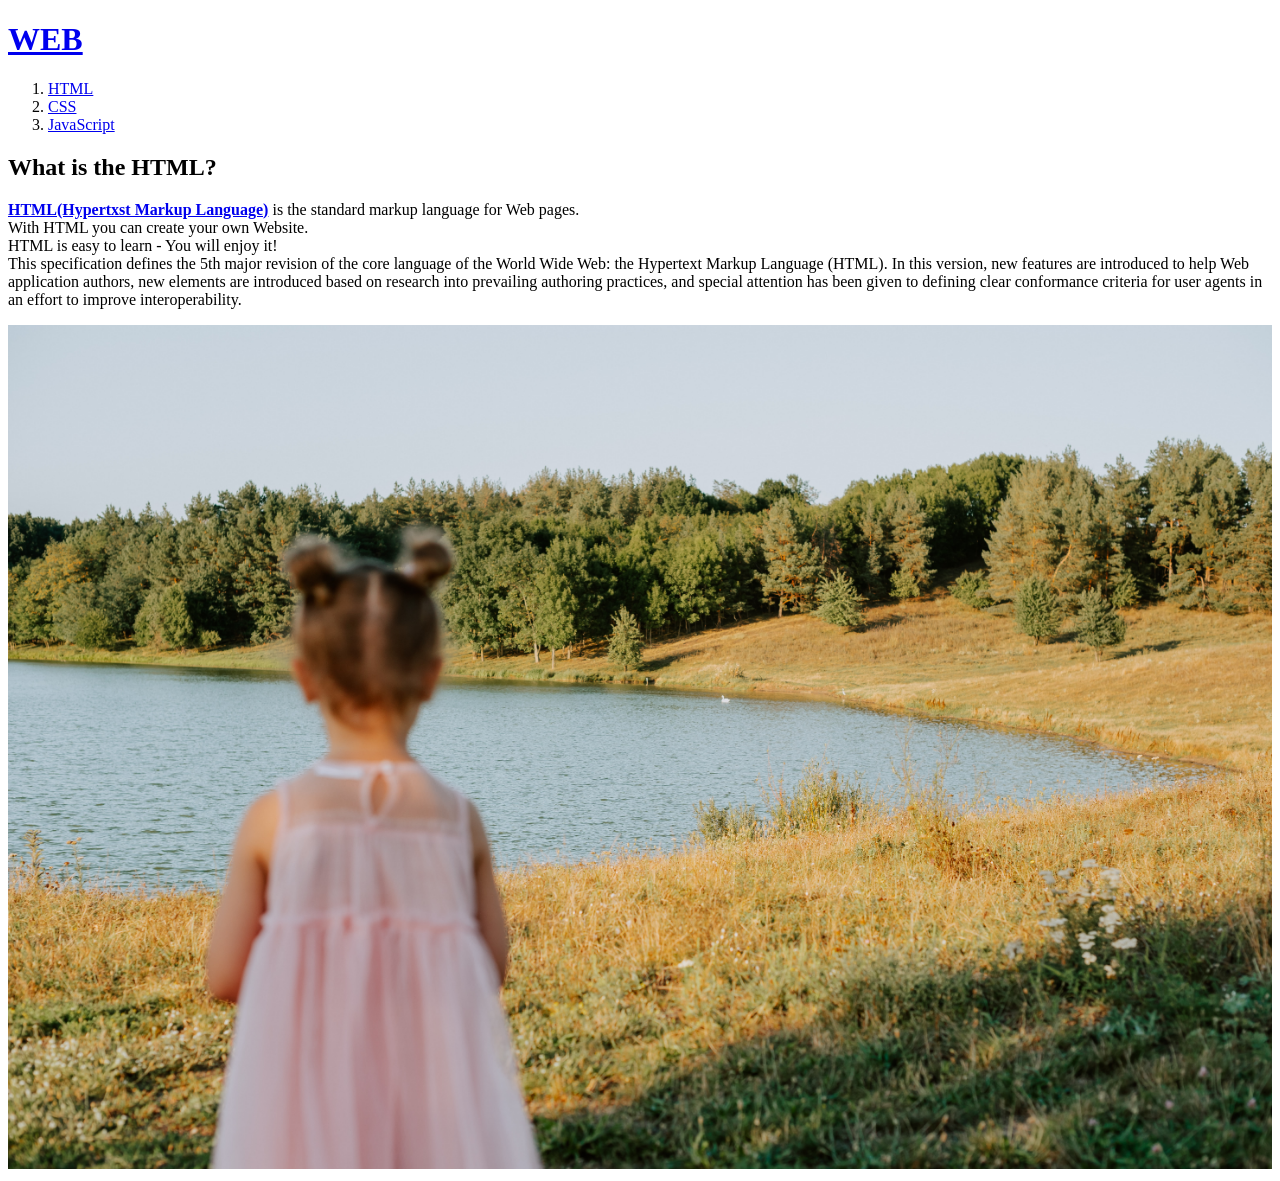
<file: 1.html>
<!doctype html>
<html>
<head>
    <title> 생활코딩-html편</title>
    <meta charset="UTF-8">
</head>

<body>
<h1> <a href = "index.html">WEB</a></h1>

    <ol>
    <!--    Ordered List-->
        <li><a href = "1.html">HTML</a></li>
        <li><a href = "2.html">CSS</a></li>
        <li><a href = "3.html">JavaScript</a></li>
    </ol>


    <h2>What is the HTML?</h2>
        <p><a href="https://www.w3.org/TR/2011/WD-html5-20110405/" target="_blank" title="html5 specification">
        <strong>HTML(Hypertxst Markup Language)</strong></a> is the standard markup language for Web pages.<br>
        With HTML you can create your own Website.<br>
        HTML is easy to learn - You will enjoy it!<br>
        This specification defines the 5th major revision of the core language of the World Wide Web: the Hypertext Markup Language (HTML). In this version, new features are introduced to help Web application authors, new elements are introduced based on research into prevailing authoring practices, and special attention has been given to defining clear conformance criteria for user agents in an effort to improve interoperability.</p>

    <img src="kk.jpg" width="100%">

</body>
</html>
</file>
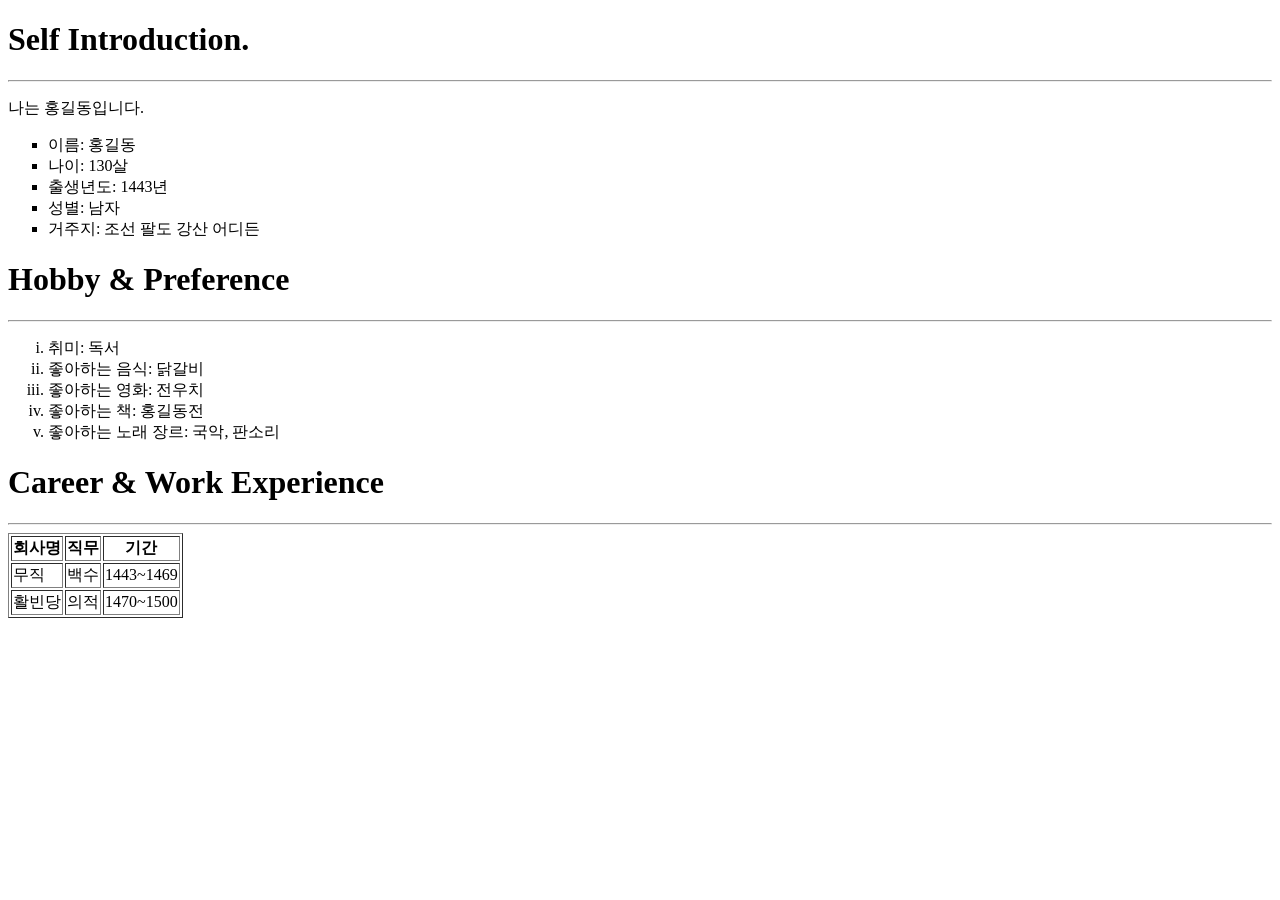
<file: day1/resume.html>
<!DOCTYPE html>
<html lang="ko">
<head>
  <meta charset="UTF-8">
  <title>이력서</title>
</head>
<body>

  <h1>Self Introduction.</h1>
  <hr>
  <p>나는 홍길동입니다. </p>
  <ul type="square">
    <li>이름: 홍길동</li>
    <li>나이: 130살</li>
    <li>출생년도: 1443년</li>
    <li>성별: 남자</li>
    <li>거주지: 조선 팔도 강산 어디든</li>
  </ul>

  <h1>Hobby &amp; Preference</h1>
  <hr>
  <ol type="i">
    <li>취미: 독서</li>
    <li>좋아하는 음식: 닭갈비</li>
    <li>좋아하는 영화: 전우치</li>
    <li>좋아하는 책: 홍길동전</li>
    <li>좋아하는 노래 장르: 국악, 판소리</li>
  </ol>

  <h1>Career &amp; Work Experience</h1>
  <hr>
  <table border="1">
    <thead>
      <tr>
        <th>회사명</th>
        <th>직무</th>
        <th>기간</th>
      </tr>
    </thead>
    <tbody>
      <tr>
        <td>무직</td>
        <td>백수</td>
        <td>1443~1469</td>
      </tr>
      <tr>
        <td>활빈당</td>
        <td>의적</td>
        <td>1470~1500</td>
      </tr>
    </tbody>
  </table>

</body>
</html>
</file>
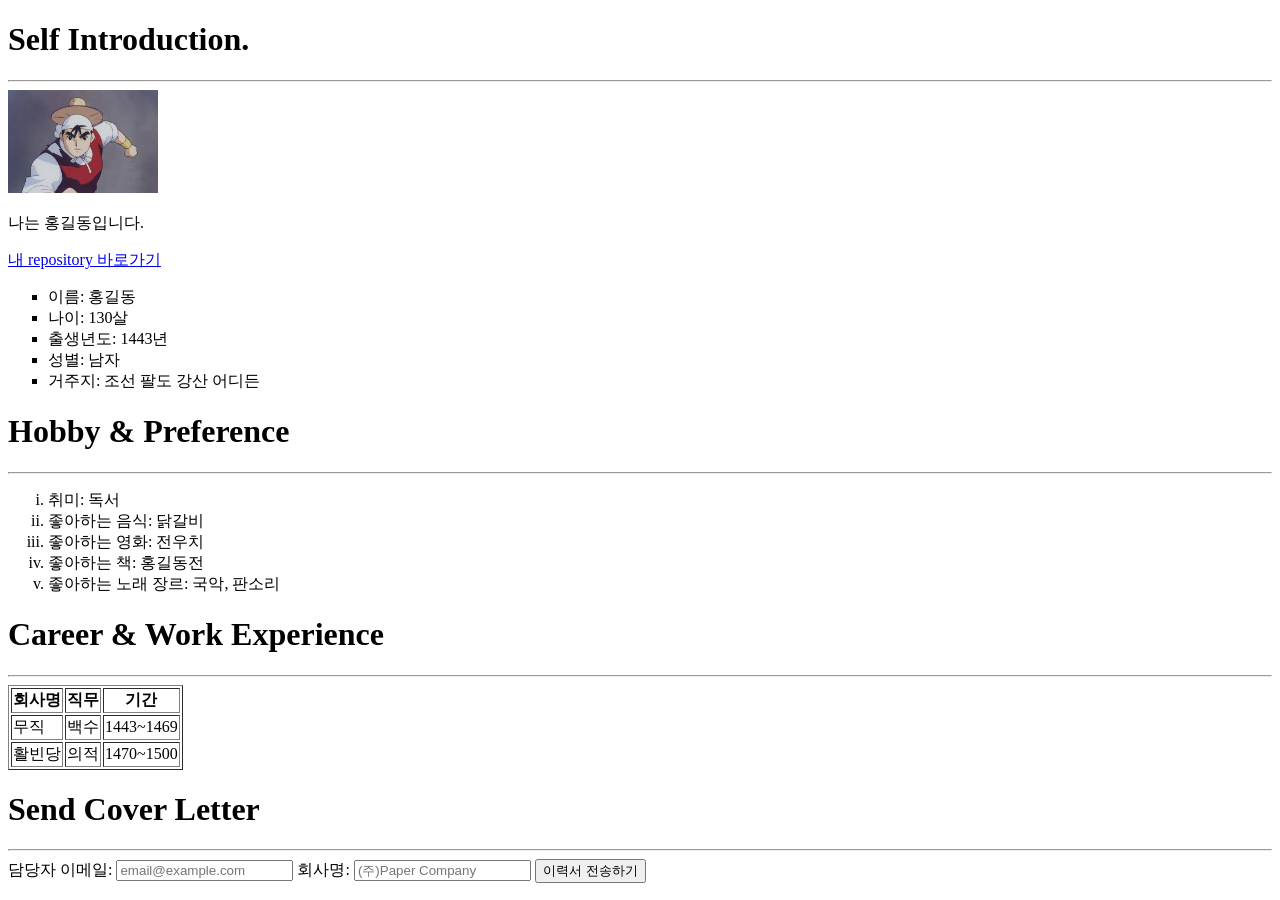
<file: day2/resume_v2.html>
<!DOCTYPE html>
<html lang="ko">
<head>
  <meta charset="UTF-8">
  <title>이력서 v2</title>
</head>
<body>

  <h1>Self Introduction.</h1>
  <hr>
  <img src="hgd.jpeg" alt="홍길동 프로필 사진" width="150">
  <p>나는 홍길동입니다. </p>
  <p><a href="https://github.com/HiHyerin/HTML">내 repository 바로가기</a> </p>
  <ul type="square">
    <li>이름: 홍길동</li>
    <li>나이: 130살</li>
    <li>출생년도: 1443년</li>
    <li>성별: 남자</li>
    <li>거주지: 조선 팔도 강산 어디든</li>
  </ul>

  <h1>Hobby &amp; Preference</h1>
  <hr>
  <ol type="i">
    <li>취미: 독서</li>
    <li>좋아하는 음식: 닭갈비</li>
    <li>좋아하는 영화: 전우치</li>
    <li>좋아하는 책: 홍길동전</li>
    <li>좋아하는 노래 장르: 국악, 판소리</li>
  </ol>

  <h1>Career &amp; Work Experience</h1>
  <hr>
  <table border="1">
    <thead>
      <tr>
        <th>회사명</th>
        <th>직무</th>
        <th>기간</th>
      </tr>
    </thead>
    <tbody>
      <tr>
        <td>무직</td>
        <td>백수</td>
        <td>1443~1469</td>
      </tr>
      <tr>
        <td>활빈당</td>
        <td>의적</td>
        <td>1470~1500</td>
      </tr>
    </tbody>
  </table>

  <h1>Send Cover Letter</h1>
  <hr>
  <form action="#" method="post">
    <label for="email">담당자 이메일: </label>
    <input type="email" id="email" name="email" placeholder="email@example.com">
    <label for="company">회사명: </label>
    <input type="text" id="company" name="company" placeholder="(주)Paper Company">
    <button type="submit">이력서 전송하기</button>
  </form>

</body>
</html>
</file>
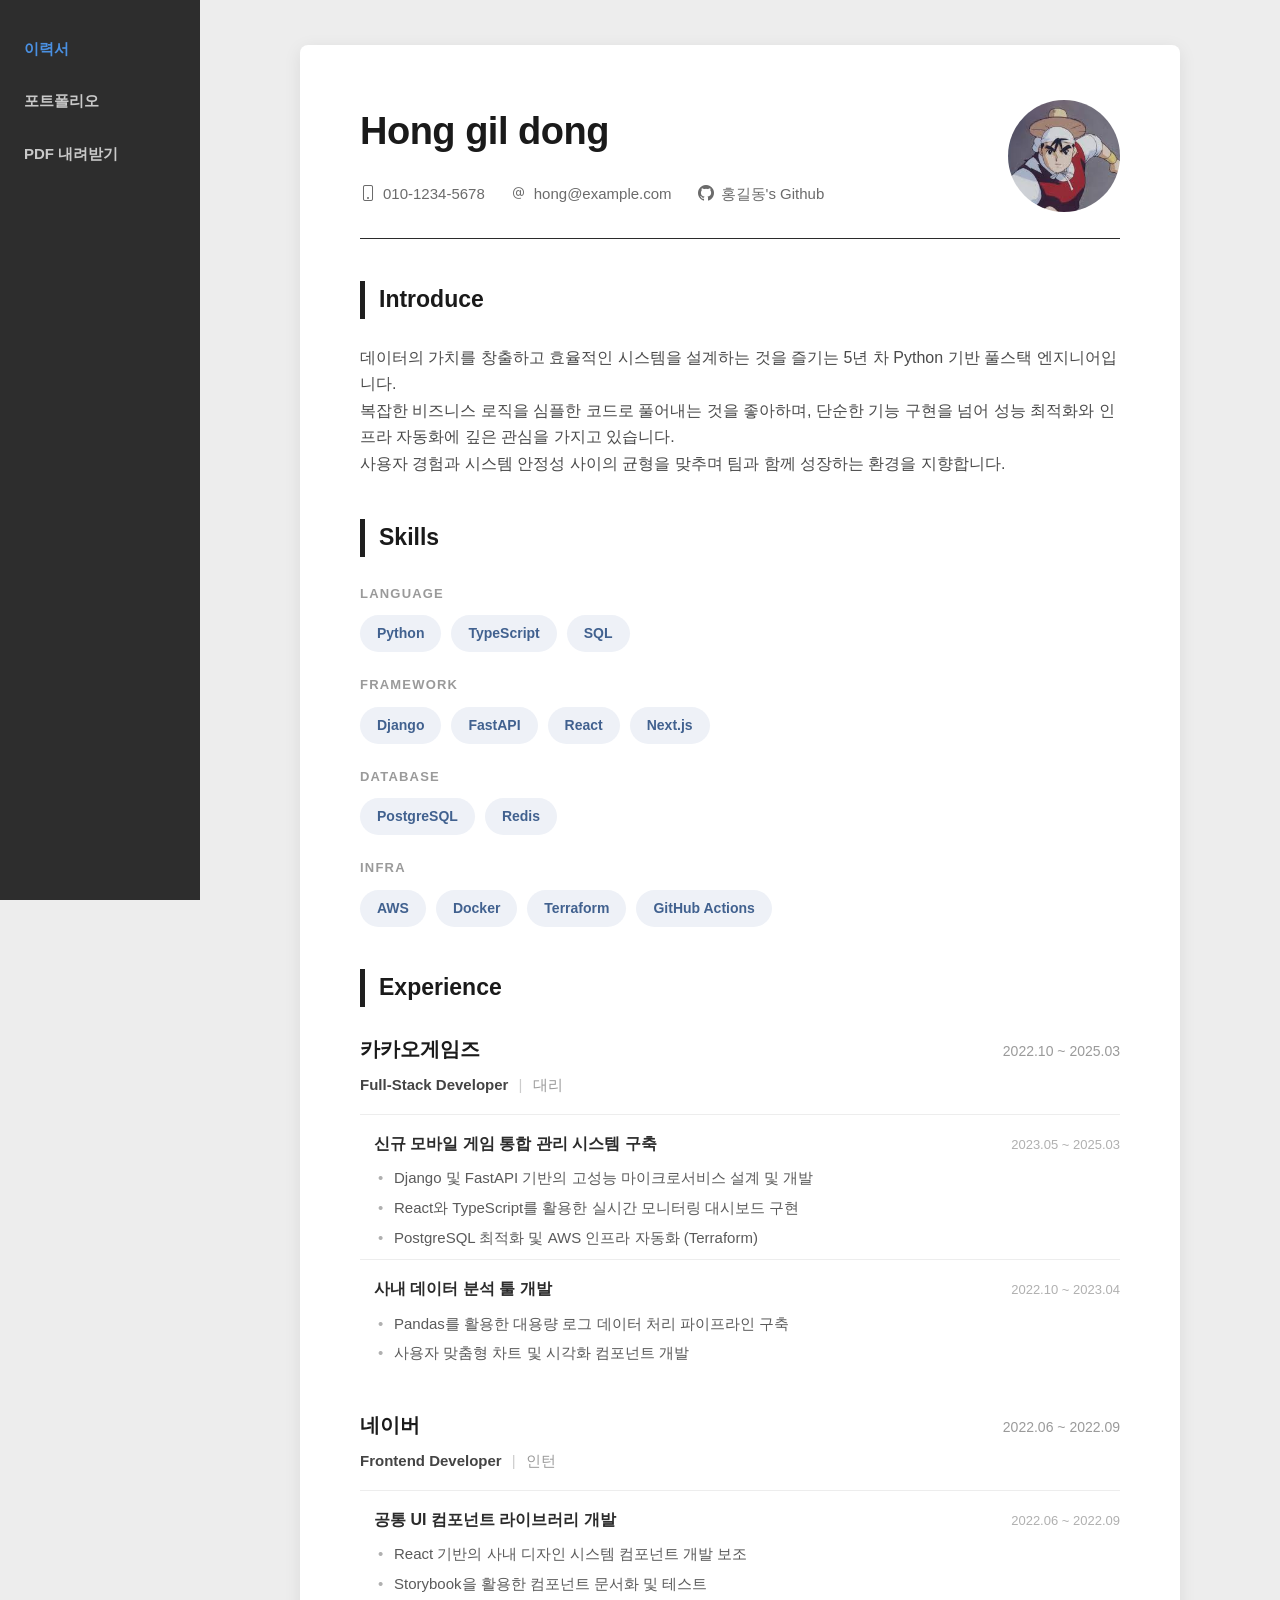
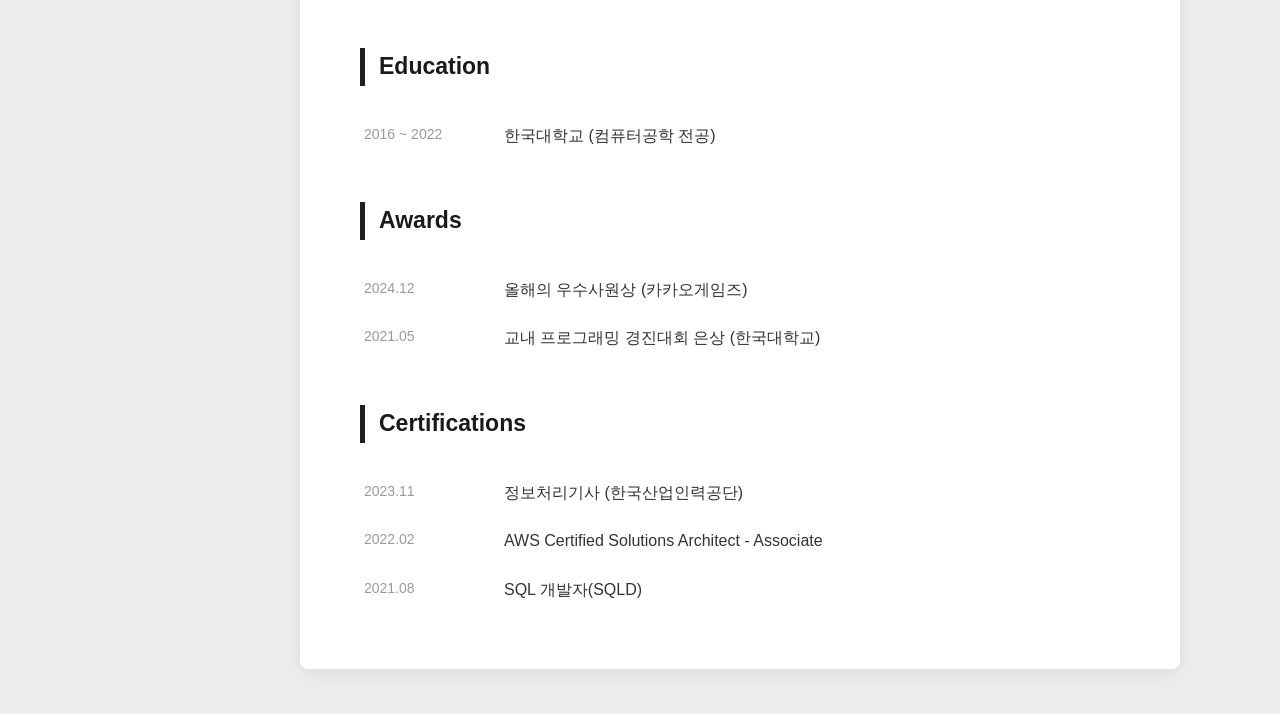
<file: day3/resume_v3.html>
<!DOCTYPE html>
<html lang="ko">
<head>
  <meta charset="UTF-8">
  <meta name="viewport" content="width=device-width, initial-scale=1.0">
  <title>홍길동 이력서</title>
  <link rel="stylesheet" href="https://cdn.jsdelivr.net/npm/bootstrap-icons@1.11.3/font/bootstrap-icons.css">
  <link rel="stylesheet" href="resume_style.css">
</head>
<body>

  <!-- 좌측 고정 사이드바 -->
  <aside class="sidebar">
    <nav>
      <ul>
        <li><a href="#resume" class="active">이력서</a></li>
        <li><a href="#">포트폴리오</a></li>
        <li><a href="#">PDF 내려받기</a></li>
      </ul>
    </nav>
  </aside>

  <!-- 메인 콘텐츠 -->
  <main>
    <article class="resume-card" id="resume">

      <!-- 헤더: 이름 / 연락처 / 프로필 사진 -->
      <header class="resume-header">
        <div class="header-top">
          <div class="header-info">
            <h1>Hong gil dong</h1>
            <div class="contact">
              <span class="contact-item"><i class="bi bi-phone"></i> 010-1234-5678</span>
              <span class="contact-item"><i class="bi bi-at"></i> hong@example.com</span>
              <a class="contact-item" href="https://github.com/HiHyerin" target="_blank">
                <i class="bi bi-github"></i> 홍길동's Github
              </a>
            </div>
          </div>
          <img class="profile-img" src="hgd.jpeg" alt="홍길동 프로필 사진">
        </div>
        <hr class="header-divider">
      </header>

      <!-- 자기소개 -->
      <section class="introduce">
        <h2 class="section-title">Introduce</h2>
        <p>데이터의 가치를 창출하고 효율적인 시스템을 설계하는 것을 즐기는 5년 차 Python 기반 풀스택 엔지니어입니다.</p>
        <p>복잡한 비즈니스 로직을 심플한 코드로 풀어내는 것을 좋아하며, 단순한 기능 구현을 넘어 성능 최적화와 인프라 자동화에 깊은 관심을 가지고 있습니다.</p>
        <p>사용자 경험과 시스템 안정성 사이의 균형을 맞추며 팀과 함께 성장하는 환경을 지향합니다.</p>
      </section>

      <!-- 보유 기술 -->
      <section class="skills">
        <h2 class="section-title">Skills</h2>

        <div class="skill-group">
          <p class="skill-label">LANGUAGE</p>
          <ul class="skill-list">
            <li>Python</li>
            <li>TypeScript</li>
            <li>SQL</li>
          </ul>
        </div>

        <div class="skill-group">
          <p class="skill-label">FRAMEWORK</p>
          <ul class="skill-list">
            <li>Django</li>
            <li>FastAPI</li>
            <li>React</li>
            <li>Next.js</li>
          </ul>
        </div>

        <div class="skill-group">
          <p class="skill-label">DATABASE</p>
          <ul class="skill-list">
            <li>PostgreSQL</li>
            <li>Redis</li>
          </ul>
        </div>

        <div class="skill-group">
          <p class="skill-label">INFRA</p>
          <ul class="skill-list">
            <li>AWS</li>
            <li>Docker</li>
            <li>Terraform</li>
            <li>GitHub Actions</li>
          </ul>
        </div>
      </section>

      <!-- 경력 -->
      <section class="experience">
        <h2 class="section-title">Experience</h2>

        <div class="exp-company">
          <div class="exp-head">
            <h3>카카오게임즈</h3>
            <span class="exp-period">2022.10 ~ 2025.03</span>
          </div>
          <p class="exp-role">
            Full-Stack Developer
            <span class="role-divider">|</span>
            <span class="role-rank">대리</span>
          </p>

          <div class="exp-project">
            <div class="project-head">
              <h4>신규 모바일 게임 통합 관리 시스템 구축</h4>
              <span class="project-period">2023.05 ~ 2025.03</span>
            </div>
            <ul class="project-desc">
              <li>Django 및 FastAPI 기반의 고성능 마이크로서비스 설계 및 개발</li>
              <li>React와 TypeScript를 활용한 실시간 모니터링 대시보드 구현</li>
              <li>PostgreSQL 최적화 및 AWS 인프라 자동화 (Terraform)</li>
            </ul>
          </div>

          <div class="exp-project">
            <div class="project-head">
              <h4>사내 데이터 분석 툴 개발</h4>
              <span class="project-period">2022.10 ~ 2023.04</span>
            </div>
            <ul class="project-desc">
              <li>Pandas를 활용한 대용량 로그 데이터 처리 파이프라인 구축</li>
              <li>사용자 맞춤형 차트 및 시각화 컴포넌트 개발</li>
            </ul>
          </div>
        </div>

        <div class="exp-company">
          <div class="exp-head">
            <h3>네이버</h3>
            <span class="exp-period">2022.06 ~ 2022.09</span>
          </div>
          <p class="exp-role">
            Frontend Developer
            <span class="role-divider">|</span>
            <span class="role-rank">인턴</span>
          </p>

          <div class="exp-project">
            <div class="project-head">
              <h4>공통 UI 컴포넌트 라이브러리 개발</h4>
              <span class="project-period">2022.06 ~ 2022.09</span>
            </div>
            <ul class="project-desc">
              <li>React 기반의 사내 디자인 시스템 컴포넌트 개발 보조</li>
              <li>Storybook을 활용한 컴포넌트 문서화 및 테스트</li>
            </ul>
          </div>
        </div>
      </section>

      <!-- 학력 -->
      <section class="records">
        <h2 class="section-title">Education</h2>
        <div class="record">
          <span class="record-date">2016 ~ 2022</span>
          <span class="record-desc">한국대학교 (컴퓨터공학 전공)</span>
        </div>
      </section>

      <!-- 수상 -->
      <section class="records">
        <h2 class="section-title">Awards</h2>
        <div class="record">
          <span class="record-date">2024.12</span>
          <span class="record-desc">올해의 우수사원상 (카카오게임즈)</span>
        </div>
        <div class="record">
          <span class="record-date">2021.05</span>
          <span class="record-desc">교내 프로그래밍 경진대회 은상 (한국대학교)</span>
        </div>
      </section>

      <!-- 자격증 -->
      <section class="records">
        <h2 class="section-title">Certifications</h2>
        <div class="record">
          <span class="record-date">2023.11</span>
          <span class="record-desc">정보처리기사 (한국산업인력공단)</span>
        </div>
        <div class="record">
          <span class="record-date">2022.02</span>
          <span class="record-desc">AWS Certified Solutions Architect - Associate</span>
        </div>
        <div class="record">
          <span class="record-date">2021.08</span>
          <span class="record-desc">SQL 개발자(SQLD)</span>
        </div>
      </section>

    </article>
  </main>

</body>
</html>
</file>
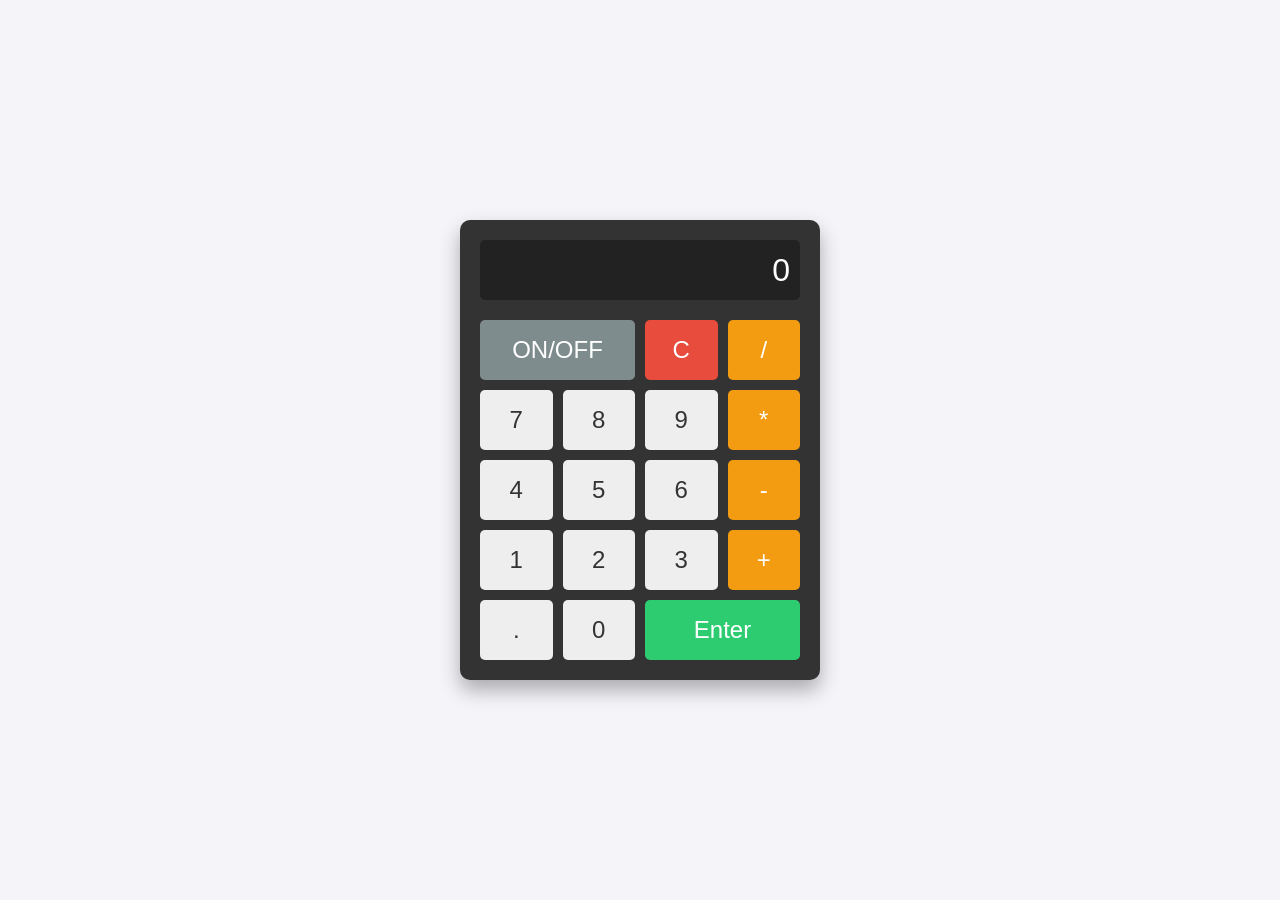
<file: day6/calculator.html>
<!DOCTYPE html>
<html lang="ko">
<head>
    <meta charset="UTF-8">
    <meta name="viewport" content="width=device-width, initial-scale=1.0">
    <title>JS 사칙연산 계산기 v2</title>
    <link rel="stylesheet" href="calculator_style.css">
</head>
<body>

<div class="calculator">
    <input type="text" id="display" readonly value="0">
    <div class="buttons">
        <button class="on-off">ON/OFF</button>
        <button class="clear">C</button>
        <button class="operator">/</button>

        <button class="number">7</button>
        <button class="number">8</button>
        <button class="number">9</button>
        <button class="operator">*</button>

        <button class="number">4</button>
        <button class="number">5</button>
        <button class="number">6</button>
        <button class="operator">-</button>

        <button class="number">1</button>
        <button class="number">2</button>
        <button class="number">3</button>
        <button class="operator">+</button>

        <button class="number">.</button>
        <button class="number">0</button>
        <button class="enter">Enter</button>
    </div>
</div>

<script src="calculator.js"></script>
</body>
</html>
</file>
<file: day3/resume_style.css>
/* ===================================================
   Reset & Base
   =================================================== */
* {
  margin: 0;
  padding: 0;
  box-sizing: border-box;
}

body {
  font-family: "Apple SD Gothic Neo", "Malgun Gothic", "Segoe UI", sans-serif;
  background-color: #ededed;
  color: #333333;
  line-height: 1.65;
}

a {
  text-decoration: none;
}

ul {
  list-style: none;
}

/* ===================================================
   Sidebar (좌측 고정 메뉴)
   =================================================== */
.sidebar {
  position: fixed;
  top: 0;
  left: 0;
  width: 200px;
  height: 100vh;
  background-color: #2d2d2d;
  padding: 36px 24px;
}

.sidebar nav li {
  margin-bottom: 26px;
}

.sidebar nav a {
  color: #c9c9c9;
  font-size: 15px;
  font-weight: 600;
  transition: color 0.15s;
}

.sidebar nav a:hover {
  color: #ffffff;
}

.sidebar nav a.active {
  color: #4a90e2;
}

/* ===================================================
   Main Layout (메인 영역 / 이력서 카드)
   =================================================== */
main {
  margin-left: 200px;
  padding: 45px 30px;
}

.resume-card {
  max-width: 880px;
  margin: 0 auto;
  background-color: #ffffff;
  border-radius: 8px;
  box-shadow: 0 4px 18px rgba(0, 0, 0, 0.08);
  padding: 55px 60px;
}

/* ===================================================
   Header (이름 / 연락처 / 프로필 사진)
   =================================================== */
.header-top {
  display: flex;
  justify-content: space-between;
  align-items: flex-start;
  gap: 20px;
}

.header-top h1 {
  font-size: 38px;
  font-weight: 800;
  color: #1a1a1a;
  letter-spacing: -0.5px;
}

.contact {
  display: flex;
  flex-wrap: wrap;
  gap: 26px;
  margin-top: 18px;
  font-size: 15px;
}

.contact-item {
  display: flex;
  align-items: center;
  gap: 7px;
  color: #6b6b6b;
}

.contact-item i {
  font-size: 16px;
}

.profile-img {
  width: 112px;
  height: 112px;
  border-radius: 50%;
  object-fit: cover;
  flex-shrink: 0;
}

.header-divider {
  border: none;
  border-top: 1px solid #2b2b2b;
  margin-top: 26px;
}

/* ===================================================
   Section 공통
   =================================================== */
section {
  margin-top: 42px;
}

.section-title {
  font-size: 23px;
  font-weight: 800;
  color: #1a1a1a;
  border-left: 5px solid #1f1f1f;
  padding-left: 14px;
  margin-bottom: 26px;
}

/* ===================================================
   Introduce (자기소개)
   =================================================== */
.introduce p {
  color: #4a4a4a;
  font-size: 16px;
}

/* ===================================================
   Skills (보유 기술 - 뱃지)
   =================================================== */
.skill-group {
  margin-bottom: 22px;
}

.skill-group:last-child {
  margin-bottom: 0;
}

.skill-label {
  font-size: 13px;
  font-weight: 700;
  letter-spacing: 1.2px;
  color: #9a9a9a;
  margin-bottom: 11px;
}

.skill-list {
  display: flex;
  flex-wrap: wrap;
  gap: 10px;
}

.skill-list li {
  background-color: #eef1f7;
  color: #41618f;
  font-size: 14px;
  font-weight: 600;
  padding: 7px 17px;
  border-radius: 20px;
}

/* ===================================================
   Experience (경력)
   =================================================== */
.exp-company {
  margin-bottom: 34px;
}

.exp-company:last-child {
  margin-bottom: 0;
}

.exp-head {
  display: flex;
  justify-content: space-between;
  align-items: baseline;
}

.exp-head h3 {
  font-size: 20px;
  font-weight: 800;
  color: #1a1a1a;
}

.exp-period {
  font-size: 14px;
  color: #9a9a9a;
}

.exp-role {
  font-size: 15px;
  font-weight: 700;
  color: #444444;
  margin: 7px 0 16px;
}

.role-divider {
  color: #cccccc;
  margin: 0 6px;
  font-weight: 400;
}

.role-rank {
  color: #9a9a9a;
  font-weight: 500;
}

.exp-project {
  border-top: 1px solid #ededed;
  padding: 16px 0 4px 14px;
}

.project-head {
  display: flex;
  justify-content: space-between;
  align-items: baseline;
}

.project-head h4 {
  font-size: 16px;
  font-weight: 700;
  color: #2b2b2b;
}

.project-period {
  font-size: 13px;
  color: #b0b0b0;
}

.project-desc {
  margin-top: 9px;
  padding-left: 4px;
}

.project-desc li {
  position: relative;
  padding-left: 16px;
  color: #5a5a5a;
  font-size: 15px;
  margin-bottom: 5px;
}

.project-desc li::before {
  content: "•";
  position: absolute;
  left: 0;
  color: #b0b0b0;
}

/* ===================================================
   Records (Education / Awards / Certifications)
   =================================================== */
.record {
  display: flex;
  gap: 40px;
  padding: 11px 4px;
}

.record-date {
  flex-shrink: 0;
  width: 100px;
  color: #9a9a9a;
  font-size: 14px;
}

.record-desc {
  color: #333333;
  font-size: 16px;
}

/* ===================================================
   반응형 디자인 (Responsive)
   =================================================== */
@media (max-width: 768px) {
  .sidebar {
    position: static;
    width: 100%;
    height: auto;
    padding: 16px 20px;
  }

  .sidebar nav ul {
    display: flex;
    justify-content: center;
    gap: 24px;
  }

  .sidebar nav li {
    margin-bottom: 0;
  }

  main {
    margin-left: 0;
    padding: 24px 14px;
  }

  .resume-card {
    padding: 32px 24px;
  }

  .header-top {
    flex-direction: column-reverse;
    align-items: center;
    text-align: center;
  }

  .contact {
    justify-content: center;
    gap: 14px;
  }

  .exp-head,
  .project-head {
    flex-direction: column;
    align-items: flex-start;
    gap: 2px;
  }

  .record {
    flex-direction: column;
    gap: 2px;
  }

  .record-date {
    width: auto;
  }
}
</file>
<file: day6/calculator_style.css>
body {
            display: flex;
            justify-content: center;
            align-items: center;
            height: 100vh;
            background-color: #f4f4f9;
            margin: 0;
            font-family: 'Arial', sans-serif;
}

.calculator {
    background-color: #333;
    padding: 20px;
    border-radius: 10px;
    box-shadow: 0px 10px 20px rgba(0, 0, 0, 0.3);
    width: 320px;
}

#display {
    width: 100%;
    height: 60px;
    background-color: #222;
    color: #fff;
    text-align: right;
    padding: 10px;
    font-size: 2rem;
    border: none;
    border-radius: 5px;
    margin-bottom: 20px;
    box-sizing: border-box;
}

.buttons {
    display: grid;
    grid-template-columns: repeat(4, 1fr);
    gap: 10px;
}

button {
    height: 60px;
    font-size: 1.5rem;
    border: none;
    border-radius: 5px;
    cursor: pointer;
    transition: background-color 0.2s, transform 0.1s;
}

button:active {
    transform: scale(0.95);
}

.number {
    background-color: #eee;
    color: #333;
}

.number:hover {
    background-color: #ddd;
}

.operator {
    background-color: #f39c12;
    color: white;
}

.operator:hover {
    background-color: #e67e22;
}

.enter {
    background-color: #2ecc71;
    color: white;
    grid-column: span 2;
}

.enter:hover {
    background-color: #27ae60;
}

.clear {
    background-color: #e74c3c;
    color: white;
}

.clear:hover {
    background-color: #c0392b;
}

.on-off {
    background-color: #7f8c8d;
    color: white;
    grid-column: span 2;
}

.on-off.on {
    background-color: #27ae60;
}

.on-off:hover {
    background-color: #95a5a6;
}
</file>
